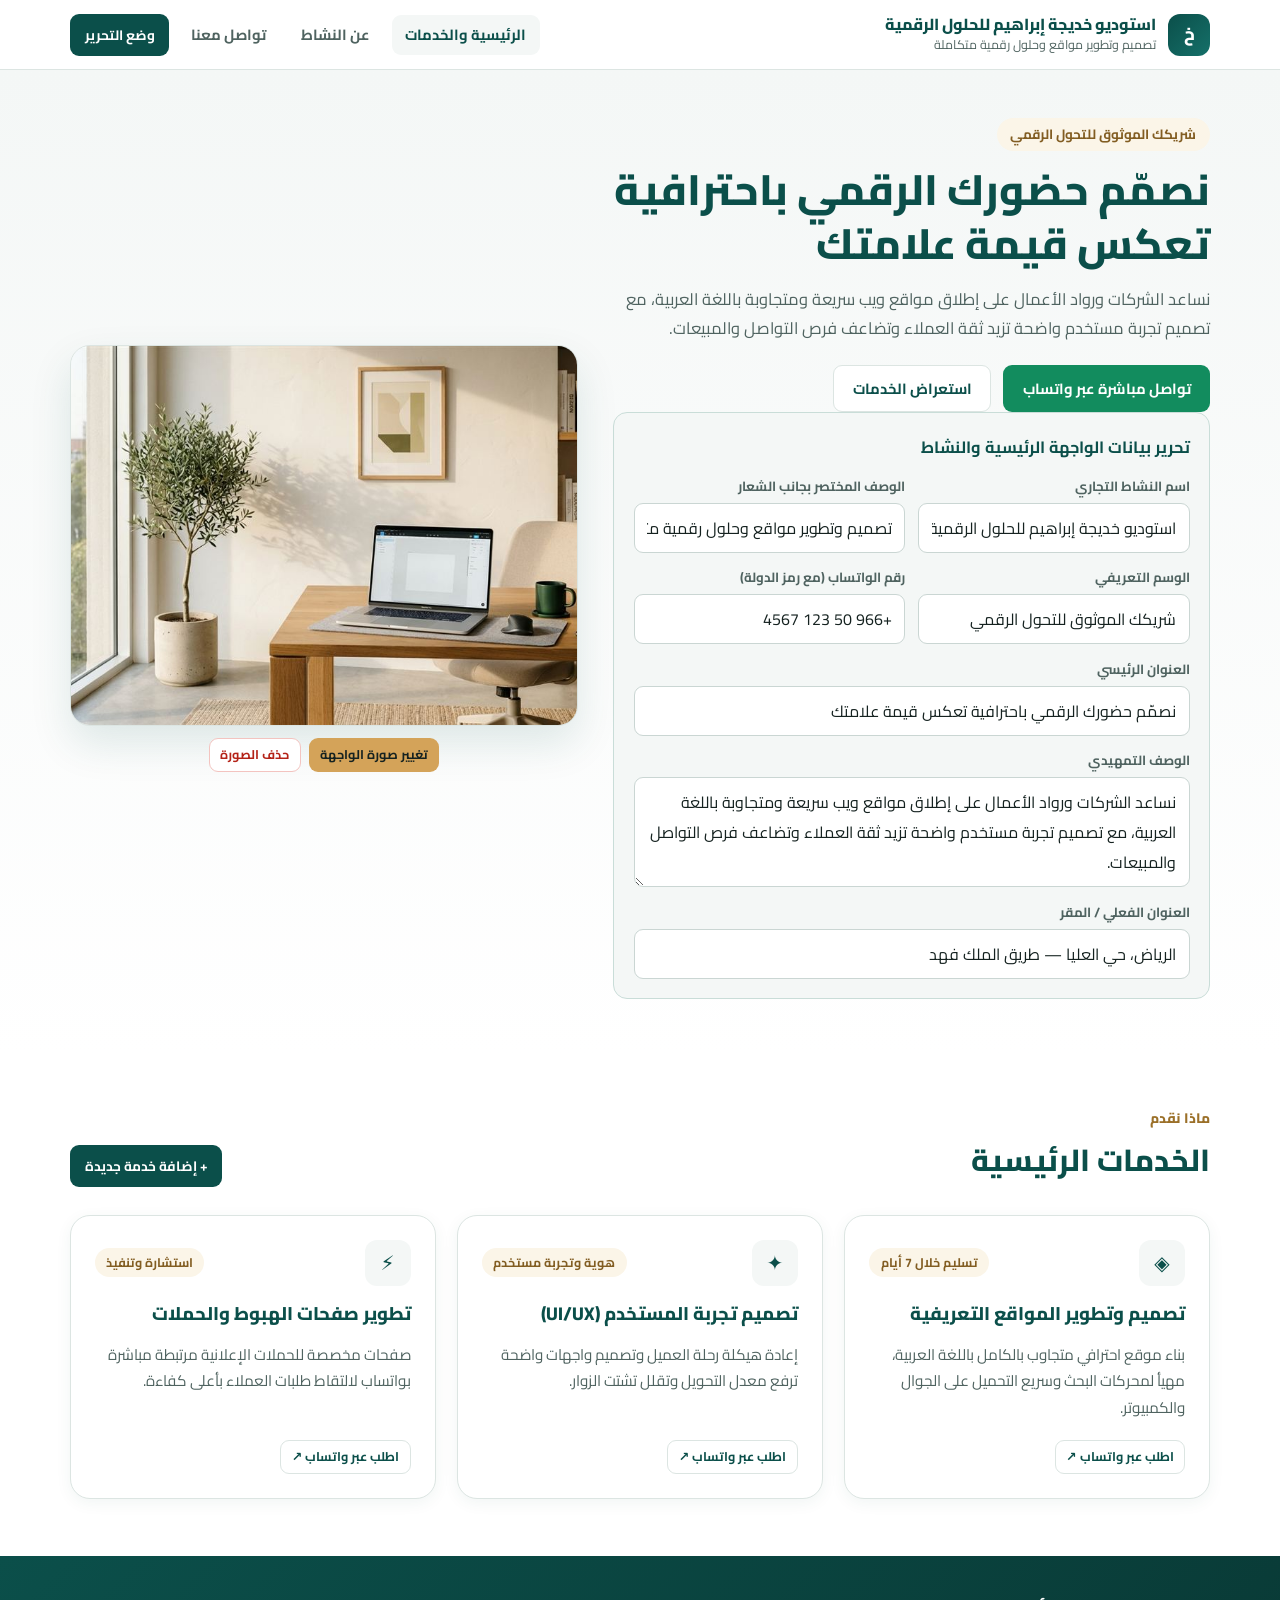
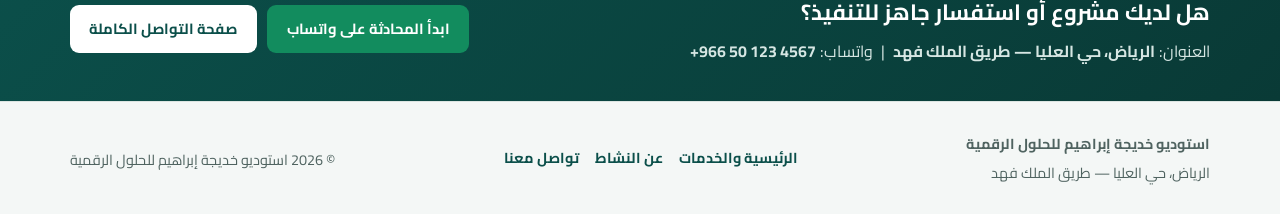
<file: index.html>
<!DOCTYPE html>
<html lang="ar" dir="rtl">
<head>
  <meta charset="UTF-8" />
  <meta name="viewport" content="width=device-width, initial-scale=1.0" />
  <title>استوديو خديجة إبراهيم | الرئيسية والخدمات</title>
  <meta name="description" content="استوديو خديجة إبراهيم للحلول الرقمية — تصميم المواقع، الهويات البصرية، وتجربة المستخدم." />
  <link rel="preconnect" href="https://fonts.googleapis.com" />
  <link rel="preconnect" href="https://fonts.gstatic.com" crossorigin />
  <link href="https://fonts.googleapis.com/css2?family=Cairo:wght@400;500;600;700;800&display=swap" rel="stylesheet" />
  <link rel="stylesheet" href="style.css" />
</head>
<body data-page="home">
  <header class="site-header">
    <div class="container header-inner">
      <a class="brand" href="index.html">
        <span class="brand-badge" aria-hidden="true">خ</span>
        <div>
          <span class="brand-name" data-bind="businessName">استوديو خديجة إبراهيم للحلول الرقمية</span>
          <span class="brand-tagline" data-bind="tagline">تصميم وتطوير مواقع وحلول رقمية متكاملة</span>
        </div>
      </a>

      <button type="button" class="nav-toggle" id="nav-toggle" aria-expanded="false" aria-controls="main-nav" aria-label="فتح القائمة">
        <span></span><span></span><span></span>
      </button>

      <nav class="main-nav" id="main-nav" aria-label="التنقل الرئيسي">
        <a href="index.html" class="nav-link active">الرئيسية والخدمات</a>
        <a href="about.html" class="nav-link">عن النشاط</a>
        <a href="contact.html" class="nav-link">تواصل معنا</a>
        <button type="button" class="btn btn-edit btn-sm" id="toggle-edit-btn" aria-pressed="false">
          <span id="toggle-edit-label">وضع التحرير</span>
        </button>
      </nav>
    </div>
  </header>

  <section class="edit-toolbar" id="edit-toolbar" hidden>
    <div class="container edit-toolbar-inner">
      <div class="edit-status">
        <span class="pulse-dot" aria-hidden="true"></span>
        <span>وضع التحرير مفعّل — أي تعديل يُحفظ تلقائياً عبر جميع صفحات الموقع</span>
      </div>
      <div class="edit-data-actions">
        <button type="button" class="btn btn-outline btn-sm" id="export-btn">تصدير البيانات (data.json)</button>
        <label class="btn btn-outline btn-sm file-trigger" for="import-file">
          <span>استيراد بيانات</span>
          <input type="file" id="import-file" accept=".json,application/json" hidden />
        </label>
        <button type="button" class="btn btn-danger-outline btn-sm" id="reset-btn">استعادة الافتراضي</button>
      </div>
    </div>
  </section>

  <main>
    <!-- Hero -->
    <section class="hero-section">
      <div class="container hero-grid">
        <div class="hero-content">
          <div id="hero-view">
            <span class="hero-pill" data-bind="heroBadge">شريكك الموثوق للتحول الرقمي</span>
            <h1 class="hero-title" data-bind="heroTitle">نصمّم حضورك الرقمي باحترافية تعكس قيمة علامتك</h1>
            <p class="hero-desc" data-bind="heroDescription"></p>
            <div class="hero-cta-row">
              <a class="btn btn-whatsapp" data-bind-wa="true" href="https://wa.me/966501234567" target="_blank" rel="noopener noreferrer">
                <span>تواصل مباشرة عبر واتساب</span>
              </a>
              <a class="btn btn-outline" href="#services">استعراض الخدمات</a>
            </div>
          </div>

          <form class="edit-panel" id="hero-edit-form" hidden>
            <h3>تحرير بيانات الواجهة الرئيسية والنشاط</h3>
            <div class="form-grid-2">
              <div class="field">
                <label for="edit-business-name">اسم النشاط التجاري</label>
                <input type="text" id="edit-business-name" maxlength="100" required />
              </div>
              <div class="field">
                <label for="edit-tagline">الوصف المختصر بجانب الشعار</label>
                <input type="text" id="edit-tagline" maxlength="100" />
              </div>
            </div>
            <div class="form-grid-2">
              <div class="field">
                <label for="edit-hero-badge">الوسم التعريفي</label>
                <input type="text" id="edit-hero-badge" maxlength="80" />
              </div>
              <div class="field">
                <label for="edit-whatsapp">رقم الواتساب (مع رمز الدولة)</label>
                <input type="text" id="edit-whatsapp" maxlength="30" placeholder="+966 50 123 4567" />
              </div>
            </div>
            <div class="field">
              <label for="edit-hero-title">العنوان الرئيسي</label>
              <input type="text" id="edit-hero-title" maxlength="140" required />
            </div>
            <div class="field">
              <label for="edit-hero-desc">الوصف التمهيدي</label>
              <textarea id="edit-hero-desc" rows="3" maxlength="400"></textarea>
            </div>
            <div class="field">
              <label for="edit-address">العنوان الفعلي / المقر</label>
              <input type="text" id="edit-address" maxlength="140" />
            </div>
          </form>
        </div>

        <div class="hero-media-wrap">
          <div class="media-frame">
            <img id="hero-image-el" src="assets/images/hero-studio.jpg" alt="مقر استوديو خديجة إبراهيم للحلول الرقمية" />
            <div class="media-placeholder" id="hero-image-placeholder" hidden>استوديو خديجة إبراهيم</div>
          </div>
          <div class="media-controls" id="hero-image-controls" hidden>
            <label class="btn btn-secondary btn-xs file-trigger" for="hero-image-upload">
              <span>تغيير صورة الواجهة</span>
              <input type="file" id="hero-image-upload" accept="image/*" hidden />
            </label>
            <button type="button" class="btn btn-danger-outline btn-xs" id="hero-image-remove">حذف الصورة</button>
          </div>
        </div>
      </div>
    </section>

    <!-- Services -->
    <section class="services-section" id="services">
      <div class="container">
        <div class="section-head">
          <div>
            <span class="section-kicker">ماذا نقدم</span>
            <h2 class="section-title">الخدمات الرئيسية</h2>
          </div>
          <button type="button" class="btn btn-primary btn-sm" id="add-service-btn" hidden>+ إضافة خدمة جديدة</button>
        </div>

        <div class="services-grid" id="services-grid"></div>
      </div>
    </section>

    <!-- Quick Info & CTA Band -->
    <section class="cta-band">
      <div class="container cta-band-inner">
        <div>
          <h2>هل لديك مشروع أو استفسار جاهز للتنفيذ؟</h2>
          <p>
            العنوان: <strong data-bind="address">الرياض، حي العليا — طريق الملك فهد</strong>
            &nbsp;|&nbsp;
            واتساب: <strong class="ltr-inline" data-bind="whatsappDisplay">+966 50 123 4567</strong>
          </p>
        </div>
        <div class="cta-band-actions">
          <a class="btn btn-whatsapp" data-bind-wa="true" href="https://wa.me/966501234567" target="_blank" rel="noopener noreferrer">ابدأ المحادثة على واتساب</a>
          <a class="btn btn-light" href="contact.html">صفحة التواصل الكاملة</a>
        </div>
      </div>
    </section>
  </main>

  <footer class="site-footer">
    <div class="container footer-grid">
      <div>
        <strong data-bind="businessName">استوديو خديجة إبراهيم للحلول الرقمية</strong>
        <p data-bind="address">الرياض، حي العليا — طريق الملك فهد</p>
      </div>
      <div class="footer-links">
        <a href="index.html">الرئيسية والخدمات</a>
        <a href="about.html">عن النشاط</a>
        <a href="contact.html">تواصل معنا</a>
      </div>
      <p class="footer-copy">© <span id="current-year"></span> <span data-bind="businessName">استوديو خديجة إبراهيم للحلول الرقمية</span></p>
    </div>
  </footer>

  <!-- Service Editor Modal -->
  <div class="modal-backdrop" id="service-modal" hidden role="dialog" aria-modal="true" aria-labelledby="service-modal-title">
    <div class="modal-card">
      <div class="modal-head">
        <h3 id="service-modal-title">إضافة / تعديل خدمة</h3>
        <button type="button" class="icon-btn" id="service-modal-close" aria-label="إغلاق">✕</button>
      </div>
      <form id="service-form" class="modal-form">
        <div class="field">
          <label for="service-title-input">اسم الخدمة</label>
          <input type="text" id="service-title-input" required maxlength="80" placeholder="مثال: تصميم وتطوير المواقع التعريفية" />
        </div>
        <div class="form-grid-2">
          <div class="field">
            <label for="service-tag-input">الباقة أو المدة (اختياري)</label>
            <input type="text" id="service-tag-input" maxlength="40" placeholder="مثال: تسليم خلال 7 أيام" />
          </div>
          <div class="field">
            <label for="service-icon-input">الرمز المختصر (إيموجي أو حرف)</label>
            <input type="text" id="service-icon-input" maxlength="8" placeholder="✦" />
          </div>
        </div>
        <div class="field">
          <label for="service-desc-input">وصف الخدمة</label>
          <textarea id="service-desc-input" rows="3" required maxlength="320" placeholder="اشرح ما تتضمنه الخدمة بوضوح..."></textarea>
        </div>
        <div class="modal-actions">
          <button type="button" class="btn btn-outline" id="service-modal-cancel">إلغاء</button>
          <button type="submit" class="btn btn-primary">حفظ الخدمة</button>
        </div>
      </form>
    </div>
  </div>

  <div class="toast" id="toast" role="status" aria-live="polite" hidden></div>

  <script src="app.js"></script>
</body>
</html>
</file>
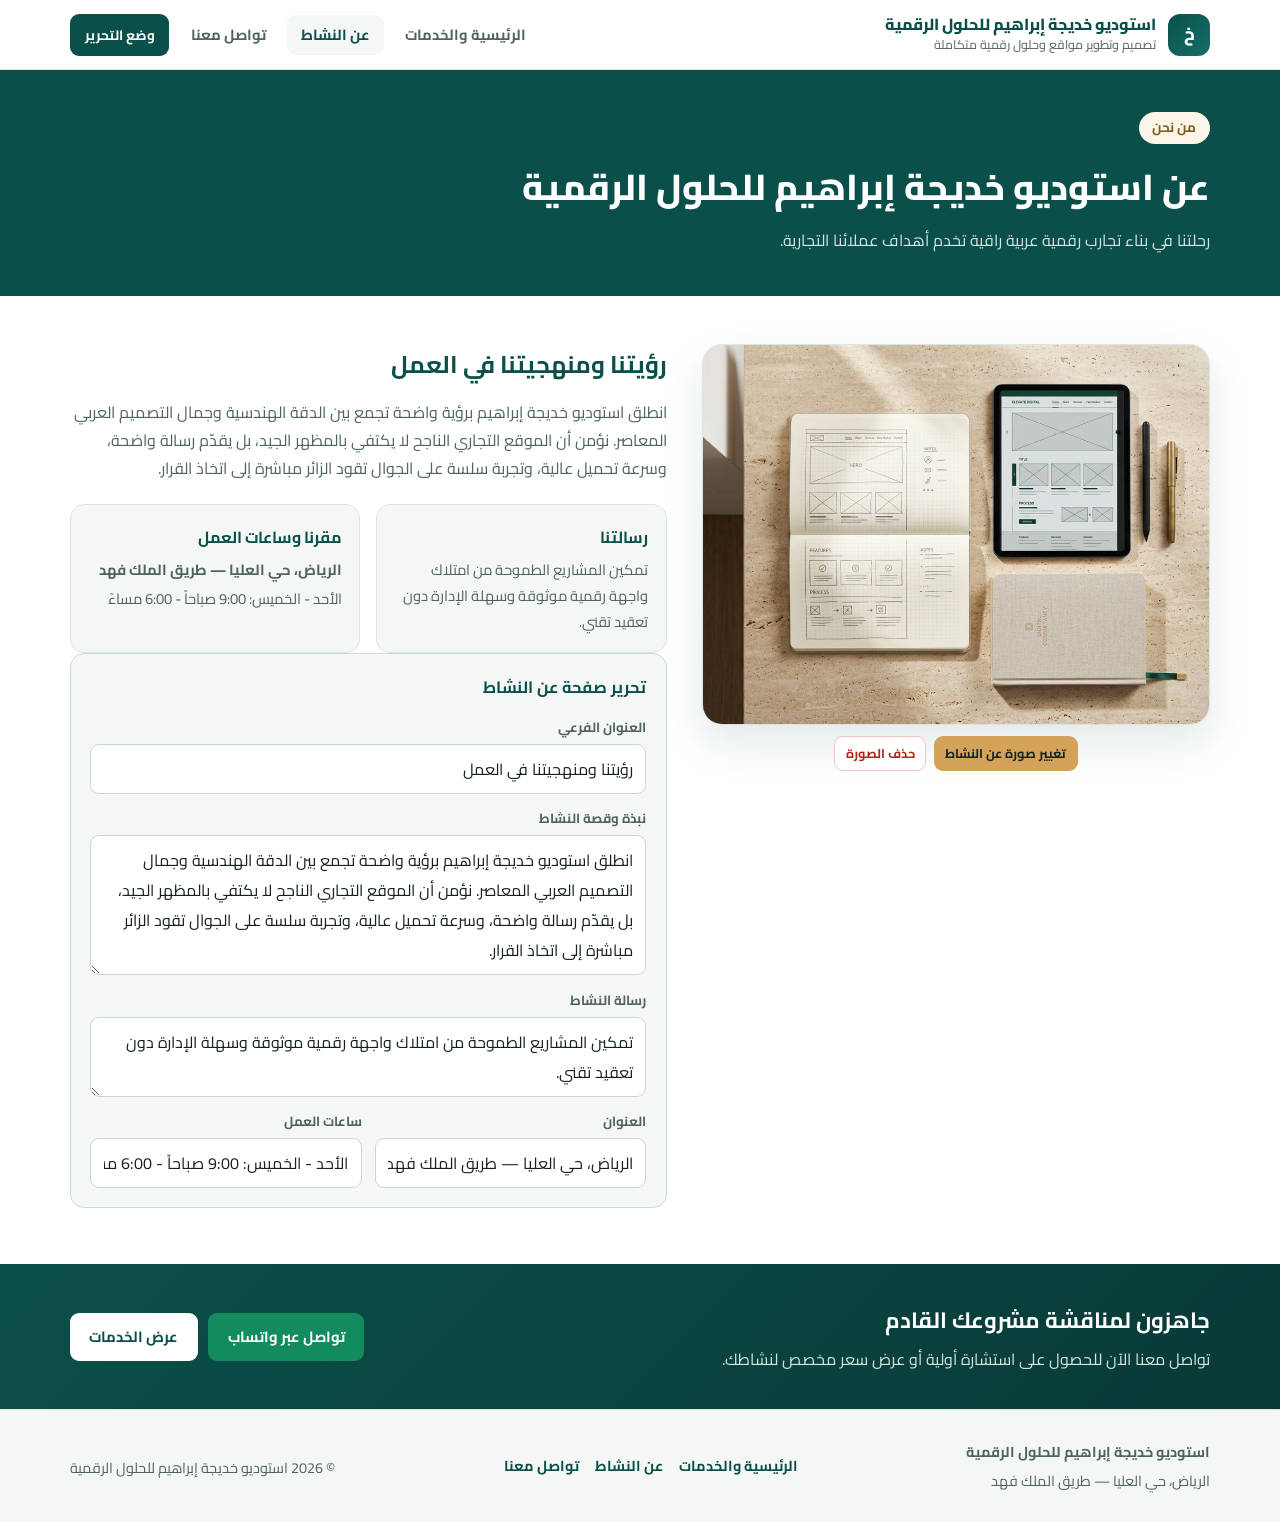
<file: about.html>
<!DOCTYPE html>
<html lang="ar" dir="rtl">
<head>
  <meta charset="UTF-8" />
  <meta name="viewport" content="width=device-width, initial-scale=1.0" />
  <title>عن النشاط | استوديو خديجة إبراهيم</title>
  <meta name="description" content="تعرف على رؤية وقيم استوديو خديجة إبراهيم للحلول الرقمية." />
  <link rel="preconnect" href="https://fonts.googleapis.com" />
  <link rel="preconnect" href="https://fonts.gstatic.com" crossorigin />
  <link href="https://fonts.googleapis.com/css2?family=Cairo:wght@400;500;600;700;800&display=swap" rel="stylesheet" />
  <link rel="stylesheet" href="style.css" />
</head>
<body data-page="about">
  <header class="site-header">
    <div class="container header-inner">
      <a class="brand" href="index.html">
        <span class="brand-badge" aria-hidden="true">خ</span>
        <div>
          <span class="brand-name" data-bind="businessName">استوديو خديجة إبراهيم للحلول الرقمية</span>
          <span class="brand-tagline" data-bind="tagline">تصميم وتطوير مواقع وحلول رقمية متكاملة</span>
        </div>
      </a>

      <button type="button" class="nav-toggle" id="nav-toggle" aria-expanded="false" aria-controls="main-nav" aria-label="فتح القائمة">
        <span></span><span></span><span></span>
      </button>

      <nav class="main-nav" id="main-nav" aria-label="التنقل الرئيسي">
        <a href="index.html" class="nav-link">الرئيسية والخدمات</a>
        <a href="about.html" class="nav-link active">عن النشاط</a>
        <a href="contact.html" class="nav-link">تواصل معنا</a>
        <button type="button" class="btn btn-edit btn-sm" id="toggle-edit-btn" aria-pressed="false">
          <span id="toggle-edit-label">وضع التحرير</span>
        </button>
      </nav>
    </div>
  </header>

  <section class="edit-toolbar" id="edit-toolbar" hidden>
    <div class="container edit-toolbar-inner">
      <div class="edit-status">
        <span class="pulse-dot" aria-hidden="true"></span>
        <span>وضع التحرير مفعّل — عدّل نبذة النشاط وصورة العمل مباشرة</span>
      </div>
      <div class="edit-data-actions">
        <button type="button" class="btn btn-outline btn-sm" id="export-btn">تصدير البيانات (data.json)</button>
        <label class="btn btn-outline btn-sm file-trigger" for="import-file">
          <span>استيراد بيانات</span>
          <input type="file" id="import-file" accept=".json,application/json" hidden />
        </label>
        <button type="button" class="btn btn-danger-outline btn-sm" id="reset-btn">استعادة الافتراضي</button>
      </div>
    </div>
  </section>

  <main>
    <section class="page-banner">
      <div class="container">
        <span class="hero-pill">من نحن</span>
        <h1>عن <span data-bind="businessName">استوديو خديجة إبراهيم للحلول الرقمية</span></h1>
        <p>رحلتنا في بناء تجارب رقمية عربية راقية تخدم أهداف عملائنا التجارية.</p>
      </div>
    </section>

    <section class="about-section">
      <div class="container about-grid">
        <div class="about-media-wrap">
          <div class="media-frame">
            <img id="about-image-el" src="assets/images/about-team.jpg" alt="بيئة العمل والتخطيط في استوديو خديجة إبراهيم" />
            <div class="media-placeholder" id="about-image-placeholder" hidden>عن النشاط</div>
          </div>
          <div class="media-controls" id="about-image-controls" hidden>
            <label class="btn btn-secondary btn-xs file-trigger" for="about-image-upload">
              <span>تغيير صورة عن النشاط</span>
              <input type="file" id="about-image-upload" accept="image/*" hidden />
            </label>
            <button type="button" class="btn btn-danger-outline btn-xs" id="about-image-remove">حذف الصورة</button>
          </div>
        </div>

        <div class="about-content">
          <div id="about-view">
            <h2 data-bind="aboutHeading">رؤيتنا ومنهجيتنا في العمل</h2>
            <p class="about-story" data-bind="aboutStory"></p>

            <div class="about-cards">
              <article class="mini-card">
                <h3>رسالتنا</h3>
                <p data-bind="aboutMission"></p>
              </article>
              <article class="mini-card">
                <h3>مقرنا وساعات العمل</h3>
                <p><strong data-bind="address"></strong></p>
                <p data-bind="workingHours"></p>
              </article>
            </div>
          </div>

          <form class="edit-panel" id="about-edit-form" hidden>
            <h3>تحرير صفحة عن النشاط</h3>
            <div class="field">
              <label for="edit-about-heading">العنوان الفرعي</label>
              <input type="text" id="edit-about-heading" maxlength="120" required />
            </div>
            <div class="field">
              <label for="edit-about-story">نبذة وقصة النشاط</label>
              <textarea id="edit-about-story" rows="4" maxlength="600"></textarea>
            </div>
            <div class="field">
              <label for="edit-about-mission">رسالة النشاط</label>
              <textarea id="edit-about-mission" rows="2" maxlength="300"></textarea>
            </div>
            <div class="form-grid-2">
              <div class="field">
                <label for="edit-about-address">العنوان</label>
                <input type="text" id="edit-about-address" maxlength="140" />
              </div>
              <div class="field">
                <label for="edit-about-hours">ساعات العمل</label>
                <input type="text" id="edit-about-hours" maxlength="100" />
              </div>
            </div>
          </form>
        </div>
      </div>
    </section>

    <section class="cta-band">
      <div class="container cta-band-inner">
        <div>
          <h2>جاهزون لمناقشة مشروعك القادم</h2>
          <p>تواصل معنا الآن للحصول على استشارة أولية أو عرض سعر مخصص لنشاطك.</p>
        </div>
        <div class="cta-band-actions">
          <a class="btn btn-whatsapp" data-bind-wa="true" href="https://wa.me/966501234567" target="_blank" rel="noopener noreferrer">تواصل عبر واتساب</a>
          <a class="btn btn-light" href="index.html#services">عرض الخدمات</a>
        </div>
      </div>
    </section>
  </main>

  <footer class="site-footer">
    <div class="container footer-grid">
      <div>
        <strong data-bind="businessName">استوديو خديجة إبراهيم للحلول الرقمية</strong>
        <p data-bind="address">الرياض، حي العليا — طريق الملك فهد</p>
      </div>
      <div class="footer-links">
        <a href="index.html">الرئيسية والخدمات</a>
        <a href="about.html">عن النشاط</a>
        <a href="contact.html">تواصل معنا</a>
      </div>
      <p class="footer-copy">© <span id="current-year"></span> <span data-bind="businessName">استوديو خديجة إبراهيم للحلول الرقمية</span></p>
    </div>
  </footer>

  <div class="toast" id="toast" role="status" aria-live="polite" hidden></div>

  <script src="app.js"></script>
</body>
</html>
</file>
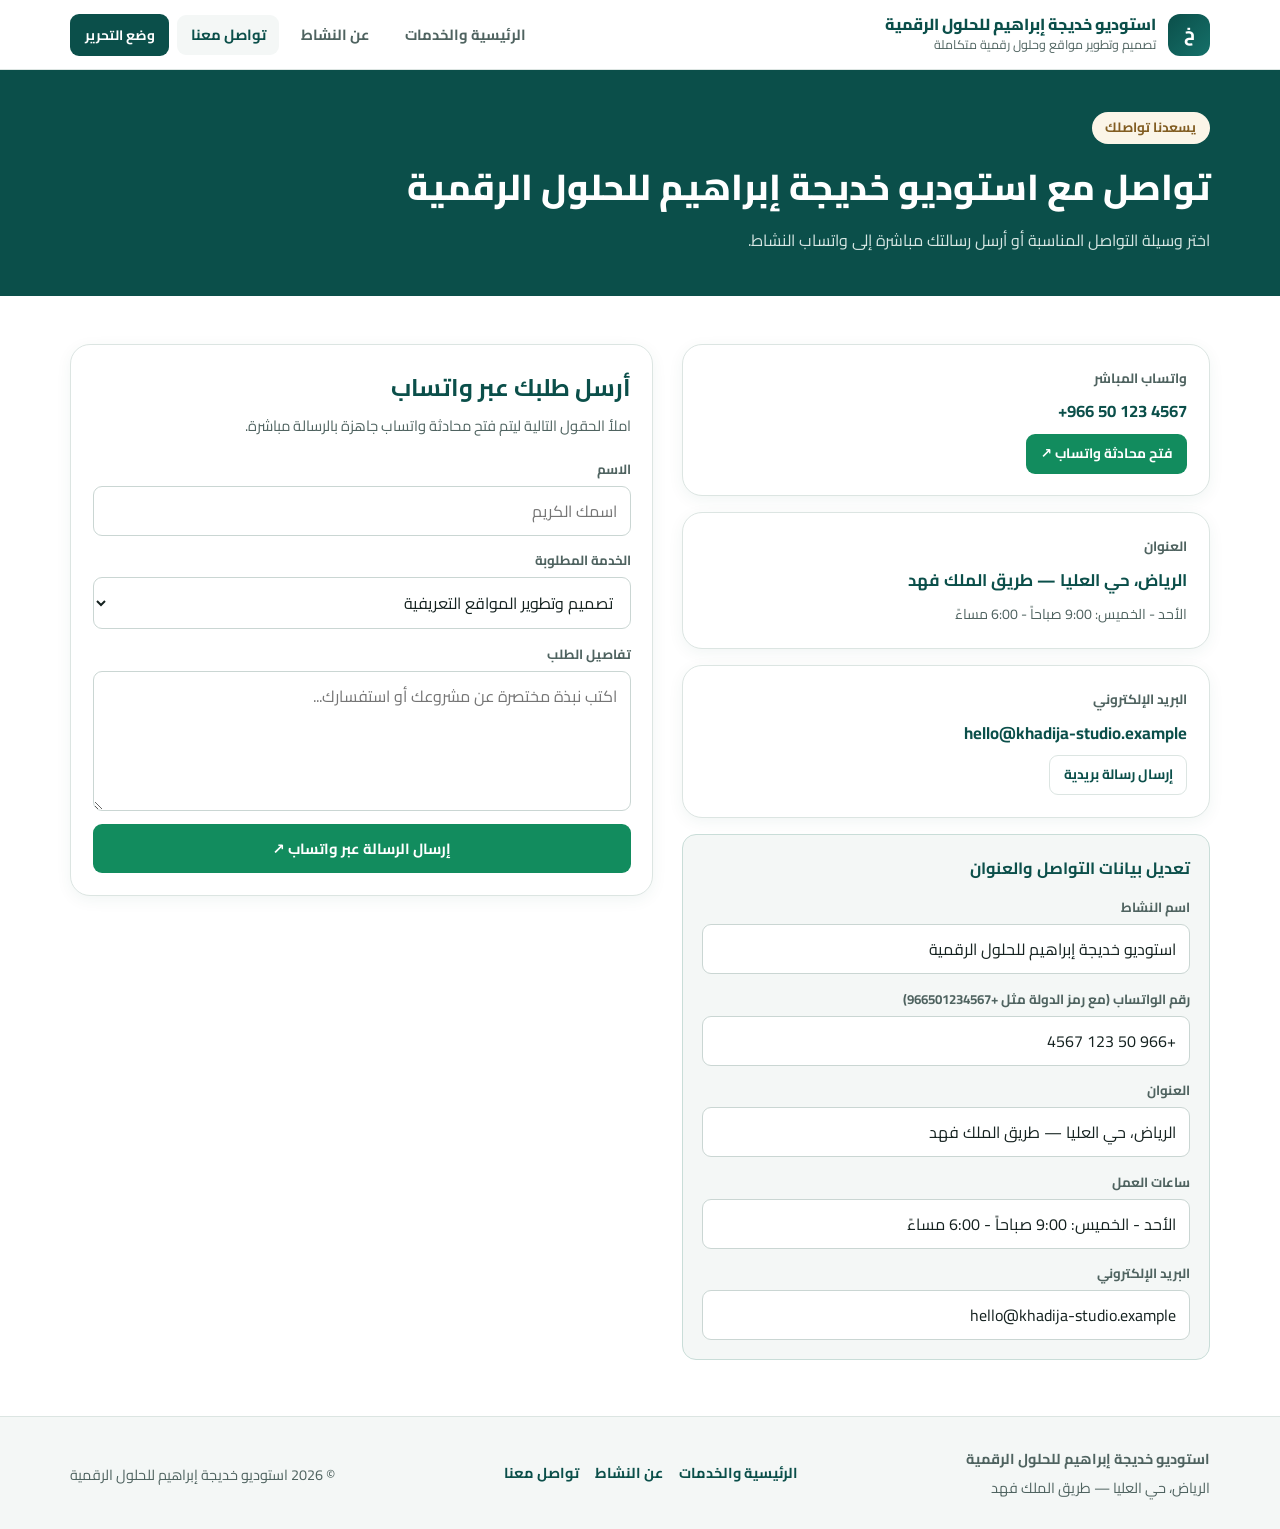
<file: contact.html>
<!DOCTYPE html>
<html lang="ar" dir="rtl">
<head>
  <meta charset="UTF-8" />
  <meta name="viewport" content="width=device-width, initial-scale=1.0" />
  <title>تواصل معنا | استوديو خديجة إبراهيم</title>
  <meta name="description" content="تواصل مع استوديو خديجة إبراهيم للحلول الرقمية عبر واتساب أو البريد الإلكتروني أو زيارة المقر." />
  <link rel="preconnect" href="https://fonts.googleapis.com" />
  <link rel="preconnect" href="https://fonts.gstatic.com" crossorigin />
  <link href="https://fonts.googleapis.com/css2?family=Cairo:wght@400;500;600;700;800&display=swap" rel="stylesheet" />
  <link rel="stylesheet" href="style.css" />
</head>
<body data-page="contact">
  <header class="site-header">
    <div class="container header-inner">
      <a class="brand" href="index.html">
        <span class="brand-badge" aria-hidden="true">خ</span>
        <div>
          <span class="brand-name" data-bind="businessName">استوديو خديجة إبراهيم للحلول الرقمية</span>
          <span class="brand-tagline" data-bind="tagline">تصميم وتطوير مواقع وحلول رقمية متكاملة</span>
        </div>
      </a>

      <button type="button" class="nav-toggle" id="nav-toggle" aria-expanded="false" aria-controls="main-nav" aria-label="فتح القائمة">
        <span></span><span></span><span></span>
      </button>

      <nav class="main-nav" id="main-nav" aria-label="التنقل الرئيسي">
        <a href="index.html" class="nav-link">الرئيسية والخدمات</a>
        <a href="about.html" class="nav-link">عن النشاط</a>
        <a href="contact.html" class="nav-link active">تواصل معنا</a>
        <button type="button" class="btn btn-edit btn-sm" id="toggle-edit-btn" aria-pressed="false">
          <span id="toggle-edit-label">وضع التحرير</span>
        </button>
      </nav>
    </div>
  </header>

  <section class="edit-toolbar" id="edit-toolbar" hidden>
    <div class="container edit-toolbar-inner">
      <div class="edit-status">
        <span class="pulse-dot" aria-hidden="true"></span>
        <span>وضع التحرير مفعّل — عدّل رقم الواتساب والعنوان وبيانات الاتصال مباشرة</span>
      </div>
      <div class="edit-data-actions">
        <button type="button" class="btn btn-outline btn-sm" id="export-btn">تصدير البيانات (data.json)</button>
        <label class="btn btn-outline btn-sm file-trigger" for="import-file">
          <span>استيراد بيانات</span>
          <input type="file" id="import-file" accept=".json,application/json" hidden />
        </label>
        <button type="button" class="btn btn-danger-outline btn-sm" id="reset-btn">استعادة الافتراضي</button>
      </div>
    </div>
  </section>

  <main>
    <section class="page-banner">
      <div class="container">
        <span class="hero-pill">يسعدنا تواصلك</span>
        <h1>تواصل مع <span data-bind="businessName">استوديو خديجة إبراهيم للحلول الرقمية</span></h1>
        <p>اختر وسيلة التواصل المناسبة أو أرسل رسالتك مباشرة إلى واتساب النشاط.</p>
      </div>
    </section>

    <section class="contact-section">
      <div class="container contact-grid">
        <div class="contact-cards-col">
          <div class="contact-info-card">
            <span class="info-label">واتساب المباشر</span>
            <strong class="info-value ltr-inline" data-bind="whatsappDisplay">+966 50 123 4567</strong>
            <a class="btn btn-whatsapp btn-sm" data-bind-wa="true" href="https://wa.me/966501234567" target="_blank" rel="noopener noreferrer">فتح محادثة واتساب ↗</a>
          </div>

          <div class="contact-info-card">
            <span class="info-label">العنوان</span>
            <strong class="info-value" data-bind="address">الرياض، حي العليا — طريق الملك فهد</strong>
            <span class="info-sub" data-bind="workingHours">الأحد - الخميس: 9:00 صباحاً - 6:00 مساءً</span>
          </div>

          <div class="contact-info-card">
            <span class="info-label">البريد الإلكتروني</span>
            <strong class="info-value ltr-inline" data-bind="email">hello@khadija-studio.example</strong>
            <a class="btn btn-outline btn-sm" id="email-link" href="mailto:hello@khadija-studio.example">إرسال رسالة بريدية</a>
          </div>

          <form class="edit-panel" id="contact-edit-form" hidden>
            <h3>تعديل بيانات التواصل والعنوان</h3>
            <div class="field">
              <label for="edit-contact-business">اسم النشاط</label>
              <input type="text" id="edit-contact-business" maxlength="100" required />
            </div>
            <div class="field">
              <label for="edit-contact-wa">رقم الواتساب (مع رمز الدولة مثل +966501234567)</label>
              <input type="text" id="edit-contact-wa" maxlength="30" required />
            </div>
            <div class="field">
              <label for="edit-contact-address">العنوان</label>
              <input type="text" id="edit-contact-address" maxlength="140" required />
            </div>
            <div class="field">
              <label for="edit-contact-hours">ساعات العمل</label>
              <input type="text" id="edit-contact-hours" maxlength="100" />
            </div>
            <div class="field">
              <label for="edit-contact-email">البريد الإلكتروني</label>
              <input type="email" id="edit-contact-email" maxlength="120" />
            </div>
          </form>
        </div>

        <div class="contact-form-card">
          <h2>أرسل طلبك عبر واتساب</h2>
          <p class="form-note">املأ الحقول التالية ليتم فتح محادثة واتساب جاهزة بالرسالة مباشرة.</p>
          <form id="quick-wa-form" class="quick-form">
            <div class="field">
              <label for="visitor-name">الاسم</label>
              <input type="text" id="visitor-name" required maxlength="80" placeholder="اسمك الكريم" />
            </div>
            <div class="field">
              <label for="visitor-service">الخدمة المطلوبة</label>
              <select id="visitor-service"></select>
            </div>
            <div class="field">
              <label for="visitor-message">تفاصيل الطلب</label>
              <textarea id="visitor-message" rows="4" required maxlength="500" placeholder="اكتب نبذة مختصرة عن مشروعك أو استفسارك..."></textarea>
            </div>
            <button type="submit" class="btn btn-whatsapp">إرسال الرسالة عبر واتساب ↗</button>
          </form>
        </div>
      </div>
    </section>
  </main>

  <footer class="site-footer">
    <div class="container footer-grid">
      <div>
        <strong data-bind="businessName">استوديو خديجة إبراهيم للحلول الرقمية</strong>
        <p data-bind="address">الرياض، حي العليا — طريق الملك فهد</p>
      </div>
      <div class="footer-links">
        <a href="index.html">الرئيسية والخدمات</a>
        <a href="about.html">عن النشاط</a>
        <a href="contact.html">تواصل معنا</a>
      </div>
      <p class="footer-copy">© <span id="current-year"></span> <span data-bind="businessName">استوديو خديجة إبراهيم للحلول الرقمية</span></p>
    </div>
  </footer>

  <div class="toast" id="toast" role="status" aria-live="polite" hidden></div>

  <script src="app.js"></script>
</body>
</html>
</file>
<file: style.css>
:root {
  --bg: #ffffff;
  --surface: #f4f7f6;
  --surface-card: #ffffff;
  --text: #152220;
  --text-muted: #4f6360;
  --primary: #0b4f4a;
  --primary-hover: #083c38;
  --accent: #d4a359;
  --accent-soft: #fbf5e8;
  --whatsapp: #128c5e;
  --whatsapp-hover: #0e724c;
  --border: #dce5e2;
  --danger: #b42318;
  --danger-soft: #fef3f2;
  --radius-lg: 20px;
  --radius-md: 14px;
  --radius-sm: 9px;
  --shadow-sm: 0 4px 16px rgba(11, 79, 74, 0.06);
  --shadow-lg: 0 18px 42px rgba(11, 79, 74, 0.12);
  --font-main: "Cairo", system-ui, -apple-system, "Segoe UI", Tahoma, Arial, sans-serif;
}

*,
*::before,
*::after {
  box-sizing: border-box;
}

html {
  scroll-behavior: smooth;
}

body {
  margin: 0;
  font-family: var(--font-main);
  background: var(--bg);
  color: var(--text);
  line-height: 1.75;
  -webkit-font-smoothing: antialiased;
}

img {
  max-width: 100%;
  display: block;
}

button,
input,
textarea,
select {
  font-family: inherit;
  font-size: inherit;
}

.container {
  width: min(1140px, 92%);
  margin-inline: auto;
}

.ltr-inline {
  direction: ltr;
  unicode-bidi: isolate;
  display: inline-block;
}

/* Header & Navigation */
.site-header {
  position: sticky;
  top: 0;
  z-index: 40;
  background: rgba(255, 255, 255, 0.94);
  backdrop-filter: blur(10px);
  border-bottom: 1px solid var(--border);
}

.header-inner {
  display: flex;
  align-items: center;
  justify-content: space-between;
  gap: 1rem;
  padding: 0.85rem 0;
}

.brand {
  display: flex;
  align-items: center;
  gap: 0.75rem;
  text-decoration: none;
  color: inherit;
}

.brand-badge {
  width: 42px;
  height: 42px;
  border-radius: 12px;
  background: linear-gradient(135deg, var(--primary), #157069);
  color: #ffffff;
  font-weight: 800;
  font-size: 1.1rem;
  display: grid;
  place-items: center;
  flex-shrink: 0;
}

.brand-name {
  display: block;
  font-weight: 800;
  font-size: 1rem;
  color: var(--primary);
  line-height: 1.25;
}

.brand-tagline {
  display: block;
  font-size: 0.78rem;
  color: var(--text-muted);
}

.main-nav {
  display: flex;
  align-items: center;
  gap: 0.5rem;
}

.nav-link {
  text-decoration: none;
  color: var(--text-muted);
  font-weight: 700;
  font-size: 0.92rem;
  padding: 0.45rem 0.85rem;
  border-radius: var(--radius-sm);
  transition: background-color 0.2s ease, color 0.2s ease;
}

.nav-link:hover,
.nav-link.active {
  background: var(--surface);
  color: var(--primary);
}

.nav-toggle {
  display: none;
  flex-direction: column;
  gap: 5px;
  background: var(--surface);
  border: 1px solid var(--border);
  border-radius: var(--radius-sm);
  padding: 0.55rem 0.6rem;
  cursor: pointer;
}

.nav-toggle span {
  width: 22px;
  height: 2px;
  background: var(--primary);
  display: block;
}

/* Edit Toolbar */
.edit-toolbar {
  background: #edf6f4;
  border-bottom: 1px solid #cae2dc;
  padding: 0.72rem 0;
}

.edit-toolbar-inner {
  display: flex;
  align-items: center;
  justify-content: space-between;
  gap: 0.85rem;
  flex-wrap: wrap;
}

.edit-status {
  display: flex;
  align-items: center;
  gap: 0.5rem;
  font-weight: 700;
  font-size: 0.88rem;
  color: var(--primary);
}

.pulse-dot {
  width: 10px;
  height: 10px;
  border-radius: 50%;
  background: var(--accent);
  box-shadow: 0 0 0 4px rgba(212, 163, 89, 0.25);
}

.edit-data-actions {
  display: flex;
  gap: 0.5rem;
  flex-wrap: wrap;
}

/* Buttons */
.btn {
  display: inline-flex;
  align-items: center;
  justify-content: center;
  gap: 0.45rem;
  border-radius: var(--radius-sm);
  border: 1px solid transparent;
  padding: 0.62rem 1.15rem;
  font-weight: 700;
  font-size: 0.92rem;
  cursor: pointer;
  text-decoration: none;
  transition: background-color 0.2s ease, border-color 0.2s ease, transform 0.15s ease;
}

.btn:active {
  transform: translateY(1px);
}

.btn-sm {
  padding: 0.44rem 0.85rem;
  font-size: 0.85rem;
}

.btn-xs {
  padding: 0.3rem 0.65rem;
  font-size: 0.79rem;
}

.btn-primary {
  background: var(--primary);
  color: #ffffff;
}

.btn-primary:hover {
  background: var(--primary-hover);
}

.btn-secondary {
  background: var(--accent);
  color: #152220;
}

.btn-secondary:hover {
  background: #c29147;
}

.btn-edit {
  background: var(--primary);
  color: #ffffff;
}

.btn-edit[aria-pressed="true"] {
  background: var(--accent);
  color: #152220;
}

.btn-whatsapp {
  background: var(--whatsapp);
  color: #ffffff;
}

.btn-whatsapp:hover {
  background: var(--whatsapp-hover);
}

.btn-outline {
  background: #ffffff;
  color: var(--primary);
  border-color: var(--border);
}

.btn-outline:hover {
  background: var(--surface);
}

.btn-light {
  background: #ffffff;
  color: var(--primary);
}

.btn-light:hover {
  background: #eef4f2;
}

.btn-danger-outline {
  background: #ffffff;
  color: var(--danger);
  border-color: #f3c4c0;
}

.btn-danger-outline:hover {
  background: var(--danger-soft);
}

.file-trigger {
  position: relative;
  overflow: hidden;
}

/* Hero Section */
.hero-section {
  background: linear-gradient(180deg, var(--surface) 0%, #ffffff 100%);
  padding: 3rem 0 3.5rem;
}

.hero-grid {
  display: grid;
  grid-template-columns: 1.08fr 0.92fr;
  gap: 2.2rem;
  align-items: center;
}

.hero-pill {
  display: inline-block;
  padding: 0.28rem 0.85rem;
  border-radius: 999px;
  background: var(--accent-soft);
  color: #825d22;
  font-weight: 700;
  font-size: 0.84rem;
  margin-bottom: 0.75rem;
}

.hero-title {
  margin: 0;
  font-size: clamp(1.85rem, 3.4vw, 2.65rem);
  font-weight: 800;
  color: var(--primary);
  line-height: 1.28;
}

.hero-desc {
  margin: 0.85rem 0 1.4rem;
  color: var(--text-muted);
  font-size: 1.03rem;
}

.hero-cta-row {
  display: flex;
  gap: 0.75rem;
  flex-wrap: wrap;
}

.media-frame {
  border-radius: var(--radius-lg);
  overflow: hidden;
  border: 1px solid var(--border);
  box-shadow: var(--shadow-lg);
  aspect-ratio: 4 / 3;
  background: var(--surface);
}

.media-frame img {
  width: 100%;
  height: 100%;
  object-fit: cover;
}

.media-placeholder {
  width: 100%;
  height: 100%;
  display: grid;
  place-items: center;
  background: linear-gradient(135deg, var(--primary), #157069);
  color: #ffffff;
  font-weight: 800;
  font-size: 1.25rem;
  padding: 1.5rem;
  text-align: center;
}

.media-controls {
  display: flex;
  gap: 0.5rem;
  margin-top: 0.7rem;
  justify-content: center;
  flex-wrap: wrap;
}

/* Services */
.services-section {
  padding: 3rem 0 3.6rem;
}

.section-head {
  display: flex;
  align-items: flex-end;
  justify-content: space-between;
  gap: 1rem;
  margin-bottom: 1.75rem;
  flex-wrap: wrap;
}

.section-kicker {
  display: inline-block;
  color: #9b7029;
  font-weight: 800;
  font-size: 0.86rem;
}

.section-title {
  margin: 0.15rem 0 0;
  font-size: clamp(1.45rem, 2.5vw, 1.9rem);
  color: var(--primary);
  font-weight: 800;
}

.services-grid {
  display: grid;
  grid-template-columns: repeat(auto-fill, minmax(290px, 1fr));
  gap: 1.35rem;
}

.service-card {
  background: var(--surface-card);
  border: 1px solid var(--border);
  border-radius: var(--radius-lg);
  padding: 1.5rem;
  box-shadow: var(--shadow-sm);
  display: flex;
  flex-direction: column;
  gap: 0.75rem;
}

.service-top {
  display: flex;
  align-items: center;
  justify-content: space-between;
  gap: 0.75rem;
}

.service-icon {
  width: 46px;
  height: 46px;
  border-radius: 12px;
  background: var(--surface);
  color: var(--primary);
  display: grid;
  place-items: center;
  font-size: 1.25rem;
  font-weight: 800;
}

.service-tag {
  background: var(--accent-soft);
  color: #825d22;
  font-size: 0.78rem;
  font-weight: 700;
  padding: 0.22rem 0.7rem;
  border-radius: 999px;
}

.service-title {
  margin: 0;
  font-size: 1.15rem;
  font-weight: 800;
  color: var(--primary);
}

.service-desc {
  margin: 0;
  color: var(--text-muted);
  font-size: 0.95rem;
}

.service-footer {
  margin-top: auto;
  padding-top: 0.4rem;
  display: flex;
  align-items: center;
  justify-content: space-between;
  gap: 0.5rem;
  flex-wrap: wrap;
}

.service-edit-actions {
  display: flex;
  gap: 0.4rem;
}

/* Page Banner, About & Contact */
.page-banner {
  background: var(--primary);
  color: #ffffff;
  padding: 2.6rem 0;
}

.page-banner h1 {
  margin: 0 0 0.45rem;
  font-size: clamp(1.65rem, 3vw, 2.25rem);
  font-weight: 800;
}

.page-banner p {
  margin: 0;
  color: #d6e6e3;
}

.about-section,
.contact-section {
  padding: 3rem 0 3.5rem;
}

.about-grid {
  display: grid;
  grid-template-columns: 0.92fr 1.08fr;
  gap: 2.2rem;
  align-items: start;
}

.about-content h2 {
  margin: 0 0 0.75rem;
  color: var(--primary);
  font-size: 1.5rem;
}

.about-story {
  margin: 0 0 1.4rem;
  color: var(--text-muted);
}

.about-cards {
  display: grid;
  grid-template-columns: repeat(2, 1fr);
  gap: 1rem;
}

.mini-card {
  background: var(--surface);
  border: 1px solid var(--border);
  border-radius: var(--radius-md);
  padding: 1.1rem;
}

.mini-card h3 {
  margin: 0 0 0.4rem;
  font-size: 1rem;
  color: var(--primary);
}

.mini-card p {
  margin: 0.2rem 0 0;
  color: var(--text-muted);
  font-size: 0.92rem;
}

.contact-grid {
  display: grid;
  grid-template-columns: 0.95fr 1.05fr;
  gap: 1.8rem;
  align-items: start;
}

.contact-cards-col {
  display: grid;
  gap: 1rem;
}

.contact-info-card,
.contact-form-card {
  background: var(--surface-card);
  border: 1px solid var(--border);
  border-radius: var(--radius-lg);
  padding: 1.35rem;
  box-shadow: var(--shadow-sm);
}

.contact-info-card {
  display: flex;
  flex-direction: column;
  align-items: flex-start;
  gap: 0.45rem;
}

.info-label {
  font-size: 0.84rem;
  font-weight: 700;
  color: var(--text-muted);
}

.info-value {
  font-size: 1.05rem;
  color: var(--primary);
}

.info-sub {
  font-size: 0.88rem;
  color: var(--text-muted);
}

.contact-form-card h2 {
  margin: 0 0 0.3rem;
  color: var(--primary);
}

.form-note {
  margin: 0 0 1.15rem;
  color: var(--text-muted);
  font-size: 0.92rem;
}

.quick-form,
.edit-panel,
.modal-form {
  display: grid;
  gap: 0.85rem;
}

.edit-panel {
  background: var(--surface);
  border: 1px solid #c9ddd8;
  border-radius: var(--radius-md);
  padding: 1.2rem;
}

.edit-panel h3 {
  margin: 0;
  font-size: 1.02rem;
  color: var(--primary);
}

.form-grid-2 {
  display: grid;
  grid-template-columns: repeat(2, 1fr);
  gap: 0.8rem;
}

.field {
  display: flex;
  flex-direction: column;
  gap: 0.3rem;
}

.field label {
  font-size: 0.83rem;
  font-weight: 700;
  color: var(--text-muted);
}

.field input,
.field textarea,
.field select {
  width: 100%;
  padding: 0.56rem 0.78rem;
  border-radius: var(--radius-sm);
  border: 1px solid #cad6d3;
  background: #ffffff;
  color: var(--text);
}

.field input:focus,
.field textarea:focus,
.field select:focus {
  outline: none;
  border-color: var(--primary);
  box-shadow: 0 0 0 3px rgba(11, 79, 74, 0.14);
}

/* CTA Band */
.cta-band {
  background: linear-gradient(135deg, var(--primary) 0%, #093a36 100%);
  color: #ffffff;
  padding: 2.3rem 0;
}

.cta-band-inner {
  display: flex;
  align-items: center;
  justify-content: space-between;
  gap: 1.25rem;
  flex-wrap: wrap;
}

.cta-band h2 {
  margin: 0 0 0.3rem;
  font-size: 1.38rem;
}

.cta-band p {
  margin: 0;
  color: #d6e6e3;
}

.cta-band-actions {
  display: flex;
  gap: 0.65rem;
  flex-wrap: wrap;
}

/* Footer */
.site-footer {
  background: var(--surface);
  border-top: 1px solid var(--border);
  padding: 1.8rem 0;
  color: var(--text-muted);
  font-size: 0.9rem;
}

.footer-grid {
  display: flex;
  align-items: center;
  justify-content: space-between;
  gap: 1rem;
  flex-wrap: wrap;
}

.footer-grid p {
  margin: 0.2rem 0 0;
}

.footer-links {
  display: flex;
  gap: 1rem;
  flex-wrap: wrap;
}

.footer-links a {
  color: var(--primary);
  text-decoration: none;
  font-weight: 700;
}

/* Modal */
.modal-backdrop {
  position: fixed;
  inset: 0;
  z-index: 60;
  background: rgba(15, 29, 27, 0.58);
  display: grid;
  place-items: center;
  padding: 1rem;
}

.modal-backdrop[hidden] {
  display: none;
}

.modal-card {
  width: min(500px, 100%);
  background: #ffffff;
  border-radius: var(--radius-lg);
  overflow: hidden;
  box-shadow: var(--shadow-lg);
}

.modal-head {
  display: flex;
  align-items: center;
  justify-content: space-between;
  padding: 1rem 1.25rem;
  border-bottom: 1px solid var(--border);
}

.modal-head h3 {
  margin: 0;
  color: var(--primary);
}

.icon-btn {
  background: transparent;
  border: 0;
  font-size: 1.15rem;
  cursor: pointer;
  color: var(--text-muted);
}

.modal-form {
  padding: 1.25rem;
}

.modal-actions {
  display: flex;
  justify-content: flex-end;
  gap: 0.6rem;
  margin-top: 0.3rem;
}

.empty-state {
  grid-column: 1 / -1;
  padding: 2rem;
  text-align: center;
  border: 1px dashed var(--border);
  border-radius: var(--radius-lg);
  color: var(--text-muted);
}

.toast {
  position: fixed;
  bottom: 1.25rem;
  left: 50%;
  transform: translateX(-50%);
  z-index: 80;
  background: var(--primary);
  color: #ffffff;
  padding: 0.7rem 1.25rem;
  border-radius: 999px;
  font-weight: 700;
  font-size: 0.9rem;
  box-shadow: var(--shadow-lg);
}

/* Responsive */
@media (max-width: 860px) {
  .hero-grid,
  .about-grid,
  .contact-grid,
  .about-cards,
  .form-grid-2 {
    grid-template-columns: 1fr;
  }

  .nav-toggle {
    display: flex;
  }

  .main-nav {
    display: none;
    position: absolute;
    top: 100%;
    left: 0;
    right: 0;
    background: #ffffff;
    border-bottom: 1px solid var(--border);
    padding: 0.85rem 4%;
    flex-direction: column;
    align-items: stretch;
  }

  .main-nav.open {
    display: flex;
  }
}
</file>
